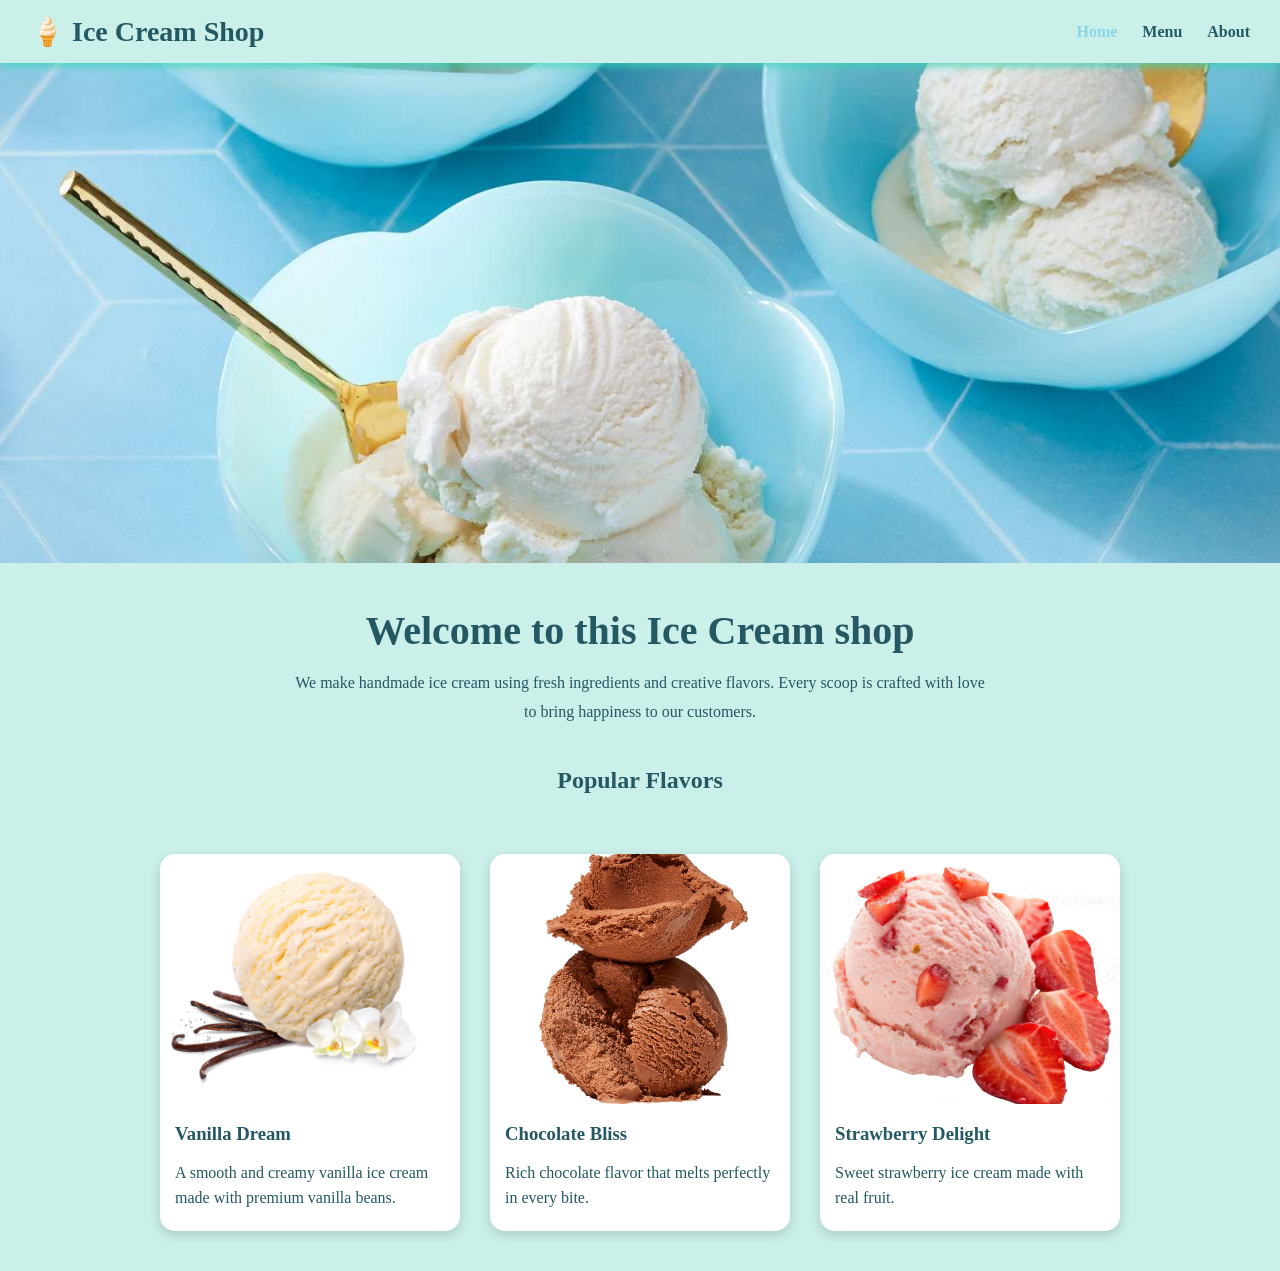
<file: index.html>
<!DOCTYPE html>

<head>
    <meta charset="UTF-8">
    <title>Ice Cream | Home</title>
    <link rel="stylesheet" href="style.css">
</head>

<body>

<!-- Navigation Bar -->
<nav class="navbar">
    <div class="nav-container">

        <a href="index.html" class="nav-logo">
            🍦 Ice Cream Shop
        </a>

        <ul class="nav-links">
            <li><a href="index.html" class="nav-item active">Home</a></li>
            <li><a href="menu.html" class="nav-item">Menu</a></li>
            <li><a href="about.html" class="nav-item">About</a></li>
        </ul>

    </div>
</nav>

<!-- Banner -->
<section class="banner">
    <img src="A.png" alt="Ice Cream Banner">
</section>

<!-- Welcome Section -->
<header>

    <h1>Welcome to this Ice Cream shop</h1>

    <p>
        We make handmade ice cream using fresh ingredients and creative
        flavors. Every scoop is crafted with love to bring happiness to
        our customers.
    </p>

</header>

<!-- Popular Flavors -->
<section class="gallery">

    <h2>Popular Flavors</h2>

    <div class="cards">

        <div class="card">
            <a href="menu.html">
                <img src="B.png" alt="Vanilla Ice Cream">
            </a>
            <h3>Vanilla Dream</h3>
            <p>
                A smooth and creamy vanilla ice cream made with premium vanilla beans.
            </p>
        </div>

        <div class="card">
            <a href="menu.html">
                <img src="C.png" alt="Chocolate Bliss">
            </a>
            <h3>Chocolate Bliss</h3>
            <p>
                Rich chocolate flavor that melts perfectly in every bite.
            </p>
        </div>

        <div class="card">
            <a href="menu.html">
                <img src="D.png" alt="Strawberry Ice Cream">
            </a>
            <h3>Strawberry Delight</h3>
            <p>
                Sweet strawberry ice cream made with real fruit.
            </p>
        </div>

    </div>

</section>


</body>

</html>
</file>
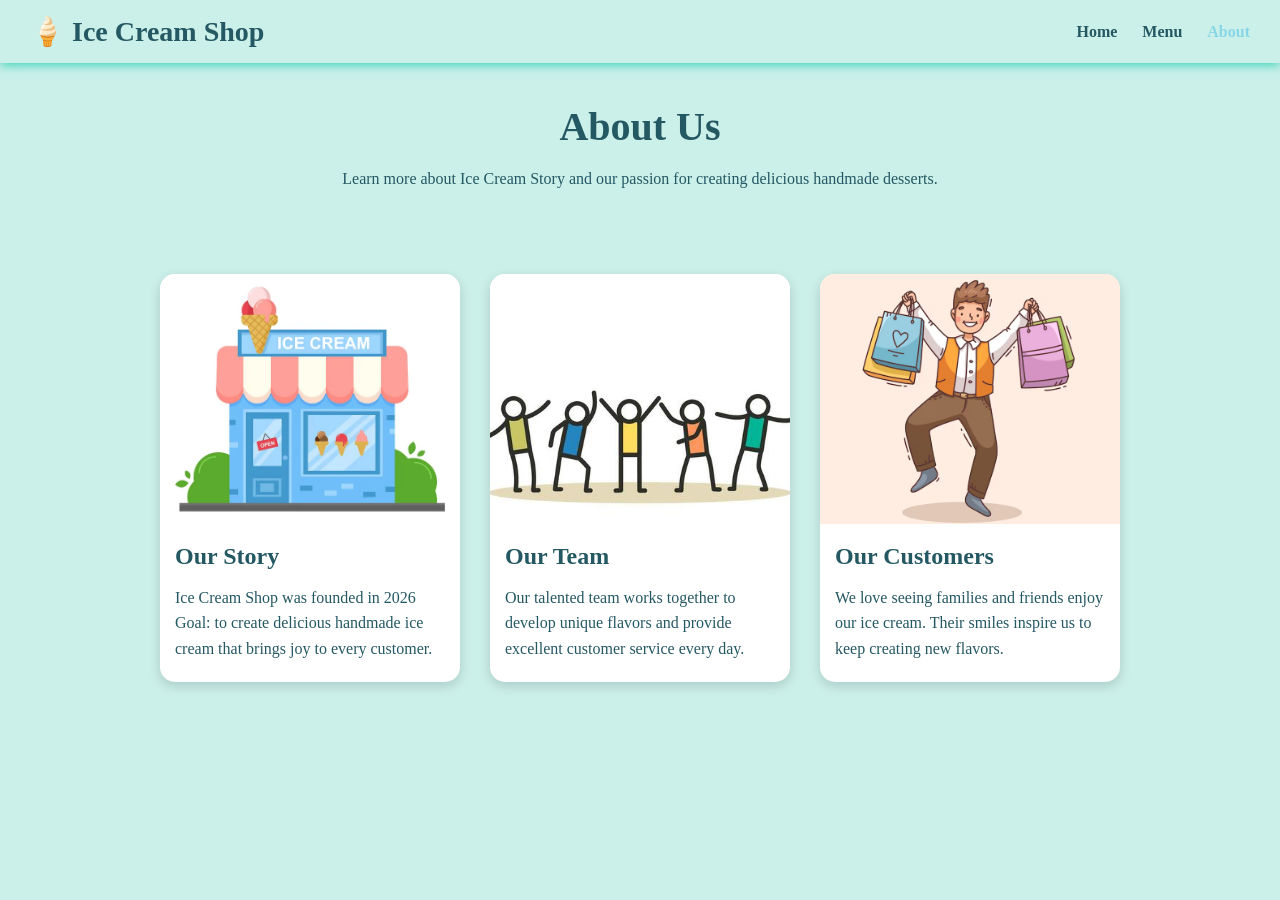
<file: about.html>
<!DOCTYPE html>

<head>
    <meta charset="UTF-8">
    <title>Ice Cream | About</title>
    <link rel="stylesheet" href="style.css">
</head>

<body>

<nav class="navbar">
    <div class="nav-container">

        <a href="index.html" class="nav-logo">
            🍦 Ice Cream Shop
        </a>

        <ul class="nav-links">
            <li><a href="index.html" class="nav-item">Home</a></li>
            <li><a href="menu.html" class="nav-item">Menu</a></li>
            <li><a href="about.html" class="nav-item active">About</a></li>
        </ul>

    </div>
</nav>

<header>

    <h1>About Us</h1>

    <p>
        Learn more about Ice Cream Story and our passion for creating
        delicious handmade desserts.
    </p>

</header>


<section class="about-section">

    <div class="card">

        <img src="shop.png" alt="Ice Cream Shop">

        <h2>Our Story</h2>

        <p>
            Ice Cream Shop was founded in 2026<br>
            Goal: to create delicious handmade ice cream that brings joy to
            every customer.
        </p>

    </div>

    <div class="card">

        <img src="team.png" alt="Our Team">

        <h2>Our Team</h2>

        <p>
            Our talented team works together to develop unique flavors
            and provide excellent customer service every day.
        </p>

    </div>

    <div class="card">

        <img src="customers.png" alt="Happy Customers">

        <h2>Our Customers</h2>

        <p>
            We love seeing families and friends enjoy our ice cream.
            Their smiles inspire us to keep creating new flavors.
        </p>

    </div>

</section>

</body>

</html>
</file>
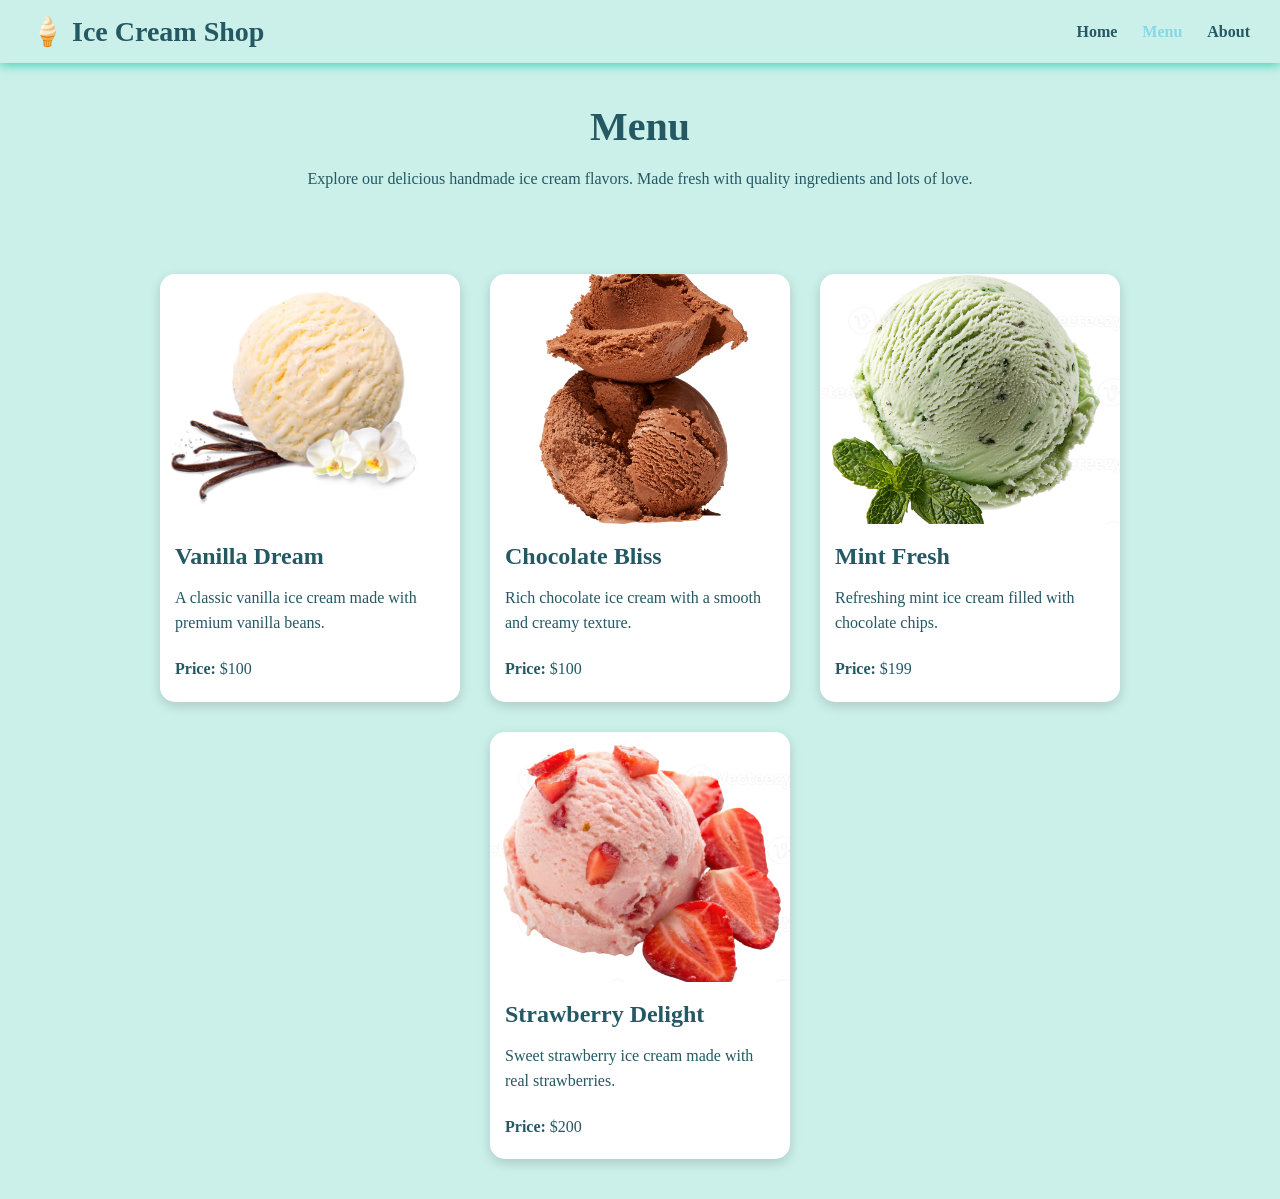
<file: menu.html>
<!DOCTYPE html>

<head>
    <meta charset="UTF-8">
    <meta name="viewport" content="width=device-width, initial-scale=1.0">
    <title>Ice Cream | Menu</title>
    <link rel="stylesheet" href="style.css">
</head>

<body>

<!-- Navigation Bar -->
<nav class="navbar">
    <div class="nav-container">

        <a href="index.html" class="nav-logo">
            🍦 Ice Cream Shop
        </a>

        <ul class="nav-links">
            <li><a href="index.html" class="nav-item">Home</a></li>
            <li><a href="menu.html" class="nav-item active">Menu</a></li>
            <li><a href="about.html" class="nav-item">About</a></li>
        </ul>

    </div>
</nav>

<!-- Page Header -->
<header>

    <h1>Menu</h1>

    <p>
        Explore our delicious handmade ice cream flavors. Made fresh with
        quality ingredients and lots of love.
    </p>

</header>

<!-- Menu Cards -->
<section class="cards">

    <div class="card">
        <a href="Thank you .html">
            <img src="B.png" alt="Vanilla Ice Cream">
        </a>
        <h2>Vanilla Dream</h2>
        <p>
            A classic vanilla ice cream made with premium vanilla beans.
        </p>

        <p><strong>Price:</strong> $100</p>

    </div>

    <div class="card">
        <a href="Thank you .html">
            <img src="C.png" alt="Vanilla Ice Cream">
        </a>
        <h2>Chocolate Bliss</h2>
        <p>
            Rich chocolate ice cream with a smooth and creamy texture.
        </p>

        <p><strong>Price:</strong> $100</p>

    </div>

    <div class="card">
        <a href="Thank you .html">
            <img src="E.png" alt="Vanilla Ice Cream">
        </a>
        <h2>Mint Fresh</h2>
        <p>
            Refreshing mint ice cream filled with chocolate chips.
        </p>

        <p><strong>Price:</strong> $199</p>

    </div>

    <div class="card">
        <a href="Thank you .html">
            <img src="D.png" alt="Vanilla Ice Cream">
        </a>
        <h2>Strawberry Delight</h2>
        <p>
            Sweet strawberry ice cream made with real strawberries.

        <p><strong>Price:</strong> $200</p>

    </div>

</section>

</body>

</html>
</file>
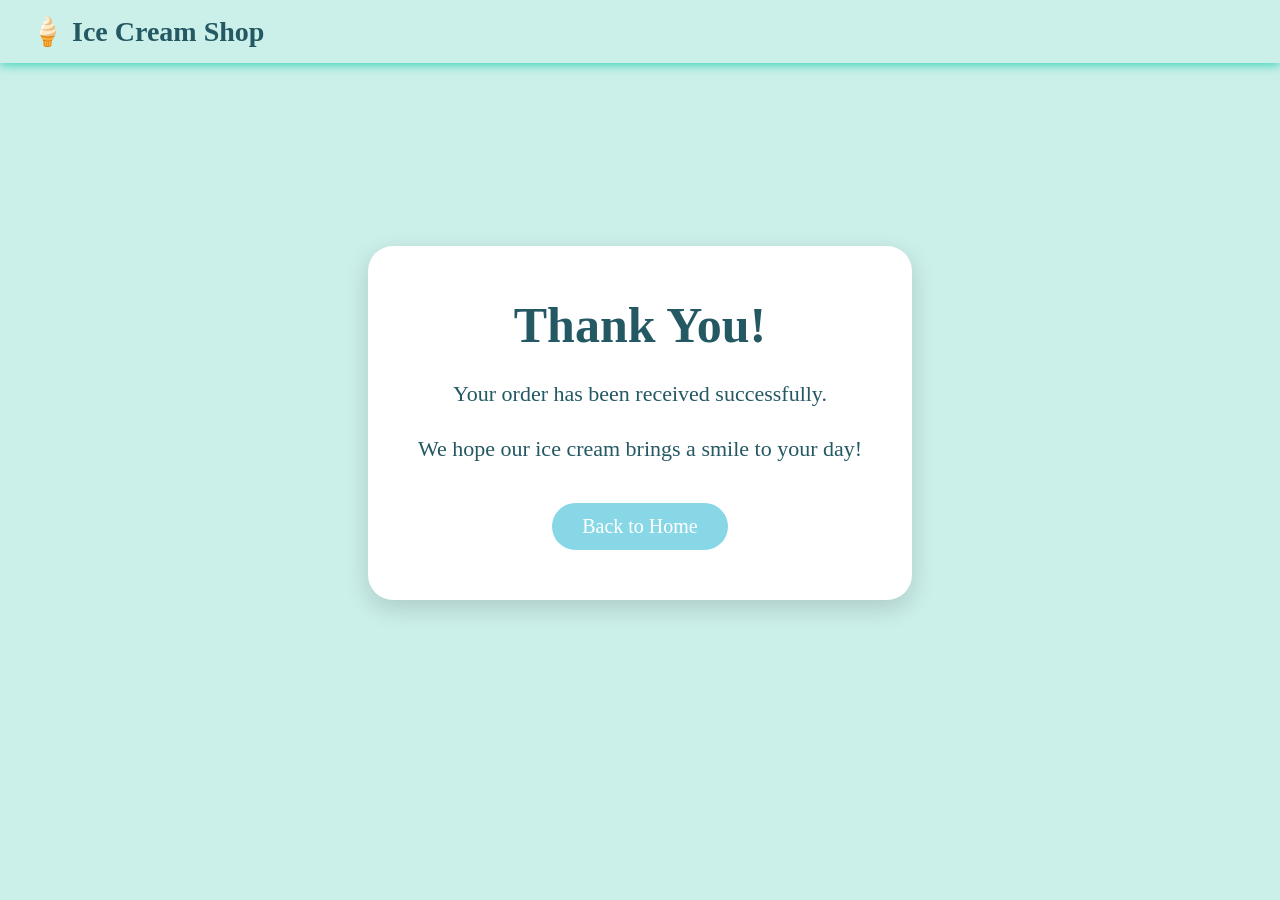
<file: Thank you .html>
<!DOCTYPE html>

<head>
    <meta charset="UTF-8">
    <meta name="viewport" content="width=device-width, initial-scale=1.0">
    <title>Ice Cream | Thank you</title>
    <link rel="stylesheet" href="style.css">
</head>

<body>

<!-- Navigation Bar -->
<nav class="navbar">
    <div class="nav-container">

        <a href="index.html" class="nav-logo">
            🍦 Ice Cream Shop
        </a>

    </div>
</nav>

<section class="thank-you">

    <div class="thank-card">

        <h1>Thank You!</h1>

        <p>
            Your order has been received successfully.
        </p>

        <p>
            We hope our ice cream brings a smile to your day!
        </p>

        <a href="index.html" class="home-btn">
            Back to Home
        </a>

    </div>

</section>

</section>

</body>

</html>
</file>
<file: style.css>
*{
    margin:0;
    padding:0;
    box-sizing:border-box;
}

html{
    scroll-behavior:smooth;
}

body{
    background:#cbefe9;
    font-family:'Cute Font', cursive;
    color:#245863;
}


.navbar{
    background:#cbefe9;
    position:sticky;
    top:0;
    z-index:1000;
    box-shadow:0 2px 10px #39d4b7;
}

.nav-container{
    display:flex;
    justify-content:space-between;
    align-items:center;
    padding:15px 30px;
}

.nav-logo{
    text-decoration:none;
    color:#245863;
    font-size:28px;
    font-weight:bold;
}

.nav-links{
    list-style:none;
    display:flex;
    gap:25px;
}

.nav-item{
    text-decoration:none;
    color:#245863;
    font-weight:bold;
    transition:0.3s;
}

.nav-item:hover,
.nav-item.active{
    color:#88d7e7;
}

/* Banner */

.banner img{
    width:100%;
    height:500px;
    object-fit:cover;
    animation:fadeIn 2s;
}

@keyframes fadeIn{
    from{
        opacity:0;
    }

    to{
        opacity:1;
    }
}


header{
    text-align:center;
    padding:40px 20px;
}

header h1{
    margin-bottom:15px;
    font-size:40px;
}

header p{
    max-width:700px;
    margin:auto;
    line-height:1.8;
}

.cards,
.gallery .cards,
.about-section{
    display:flex;
    justify-content:center;
    flex-wrap:wrap;
    gap:30px;
    padding:40px;
}

.card{
    background:white;
    width:300px;
    border-radius:15px;
    overflow:hidden;
    box-shadow:0 4px 12px rgba(0,0,0,0.15);
    transition:0.3s;
}

.card:hover{
    transform:translateY(-8px);
}

.card img{
    width:100%;
    height:250px;
    object-fit:cover;
}

.card h2,
.card h3{
    padding:15px;
}

.card p{
    padding:0 15px 20px;
    line-height:1.6;
}

.gallery h2{
    text-align:center;
    width:100%;
    margin-bottom:20px;
}


footer{
    text-align:center;
    padding:20px;
    background:#b8e6df;
    margin-top:40px;
}


@media(max-width:768px){

.nav-container{
    flex-direction:column;
    gap:15px;
}

.nav-links{
    flex-wrap:wrap;
    justify-content:center;
}

.banner img{
    height:250px;
}

header h1{
    font-size:30px;
}

.card{
    width:90%;
}

}


.thank-you{
    display:flex;
    justify-content:center;
    align-items:center;
    min-height:80vh;
    padding:20px;
}

.thank-card{
    background:white;
    padding:50px;
    border-radius:25px;
    text-align:center;
    max-width:600px;
    box-shadow:0 8px 25px rgba(0,0,0,0.15);
}

.thank-card h1{
    font-size:50px;
    margin-bottom:20px;
}

.thank-card p{
    font-size:22px;
    line-height:1.8;
    margin-bottom:15px;
}

.home-btn{
    display:inline-block;
    margin-top:20px;
    padding:12px 30px;
    background:#88d7e7;
    color:white;
    text-decoration:none;
    border-radius:30px;
    font-size:20px;
    transition:0.3s;
}

.home-btn:hover{
    transform:scale(1.08);
}
</file>
